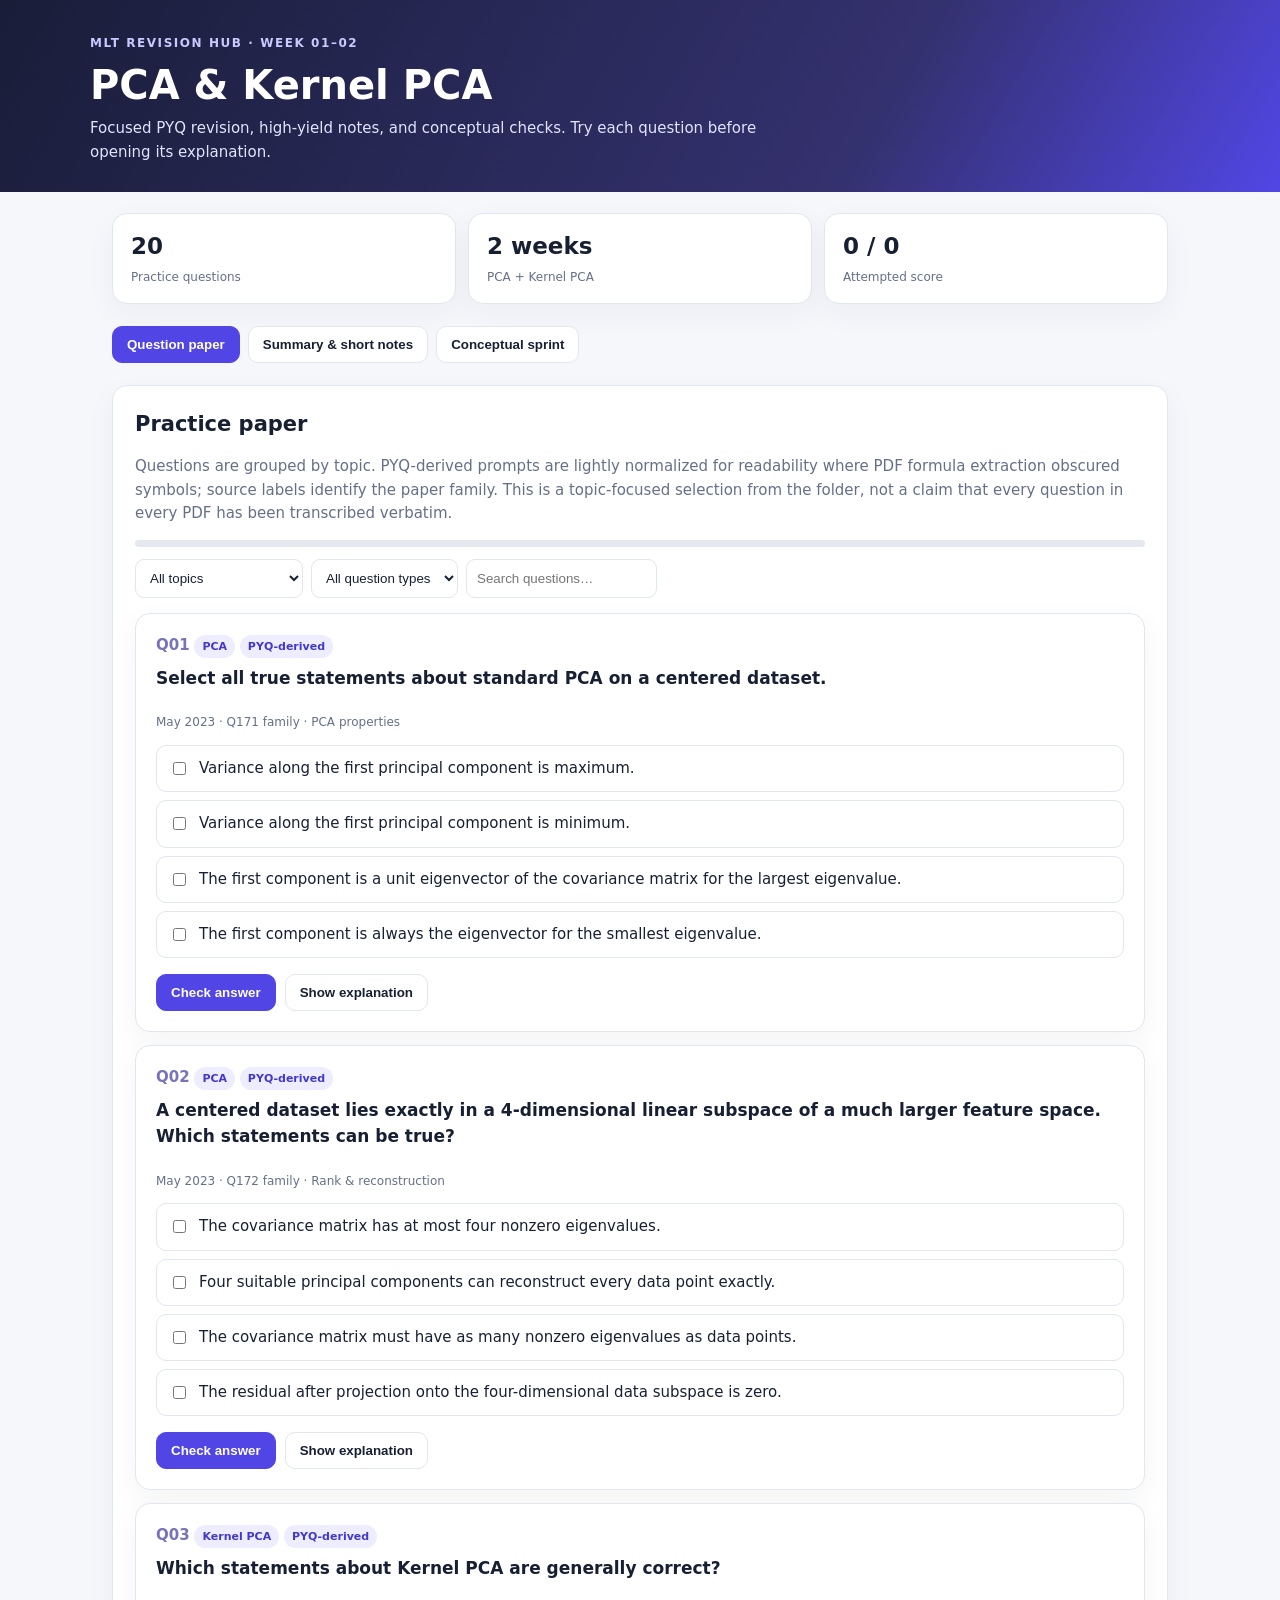
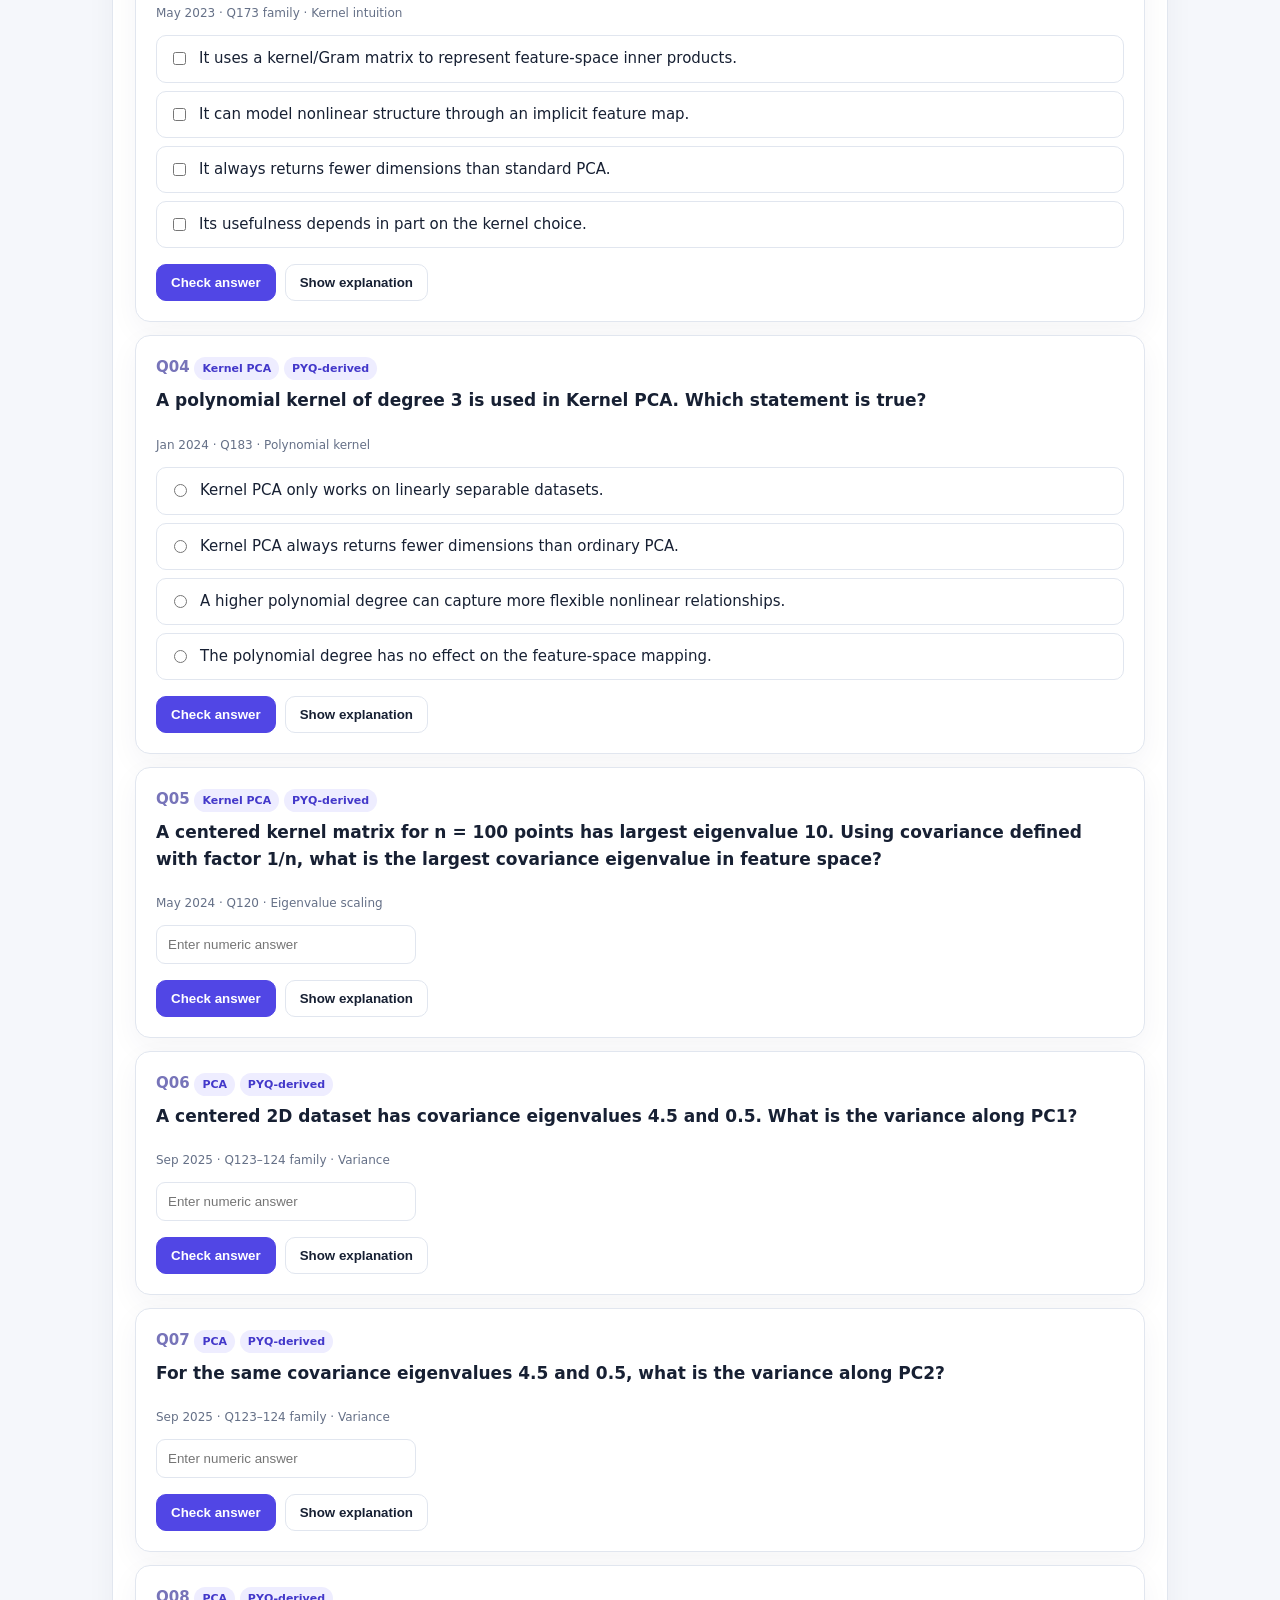
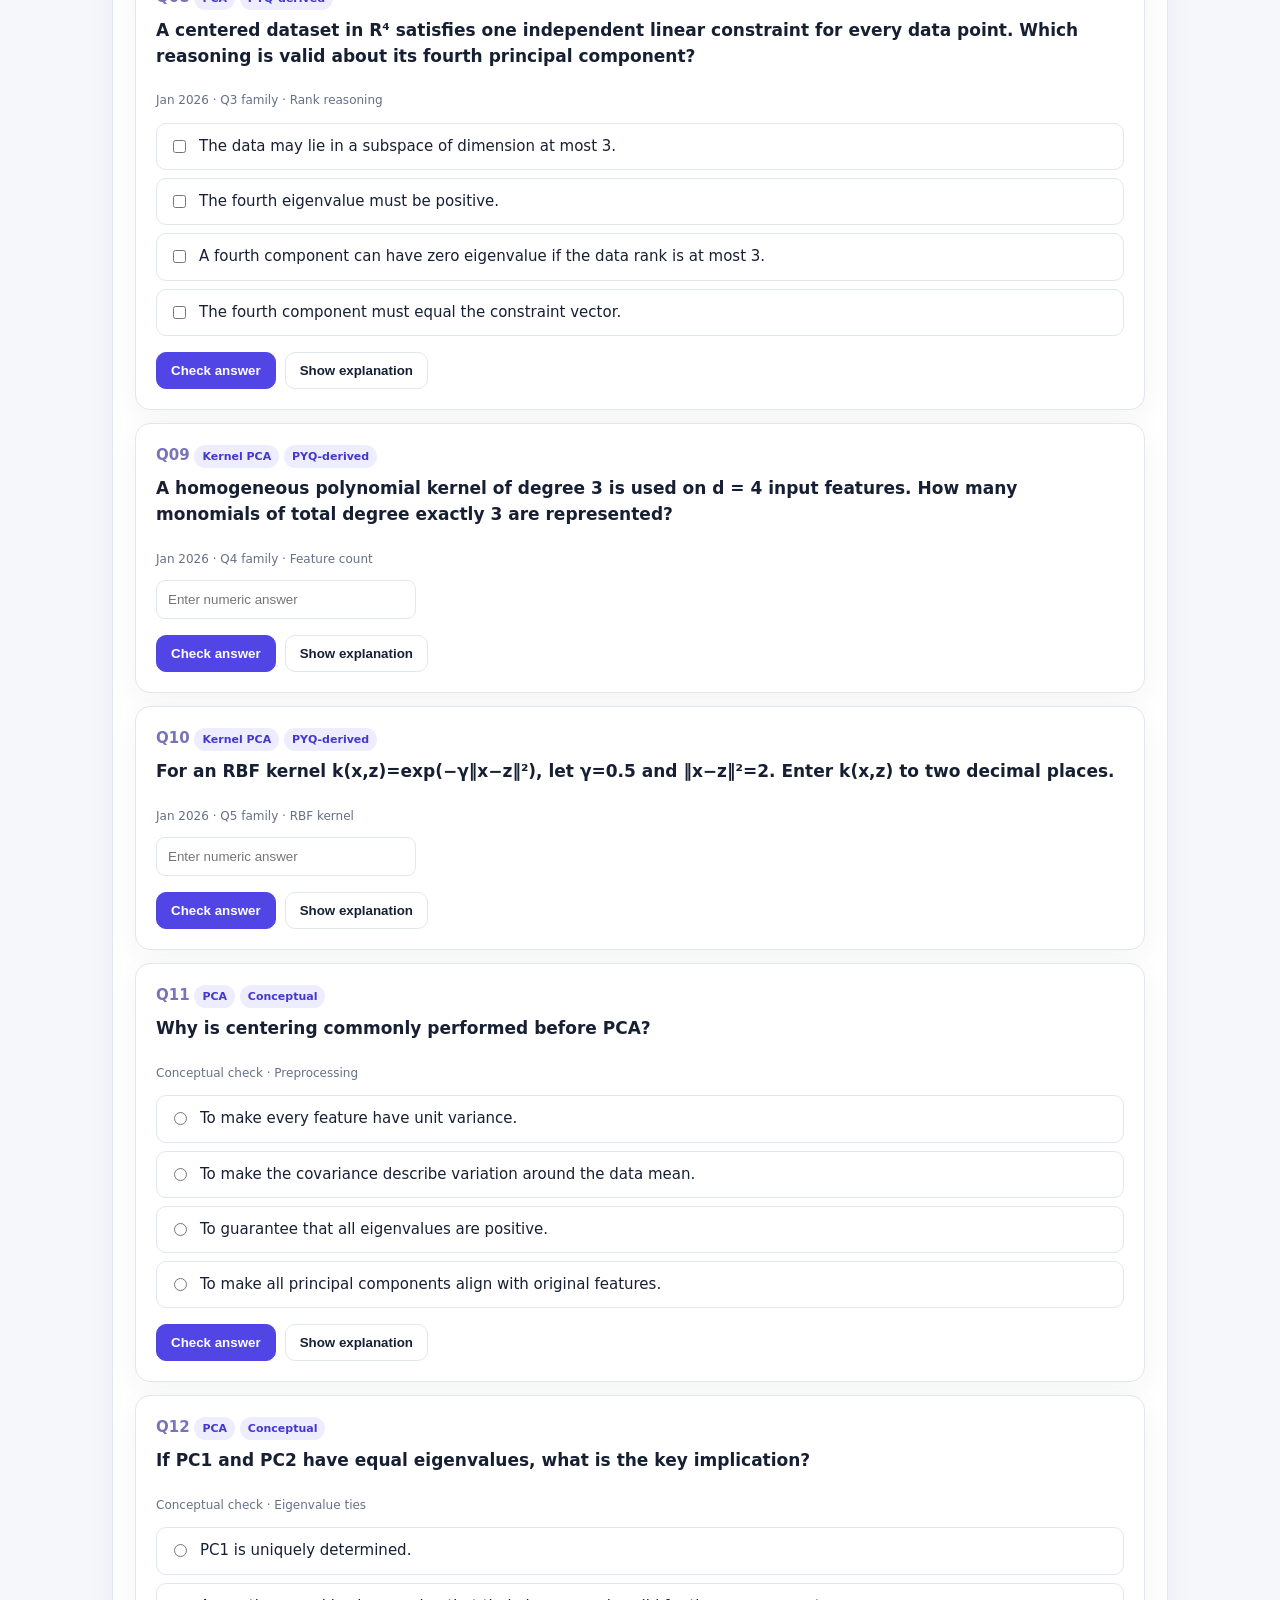
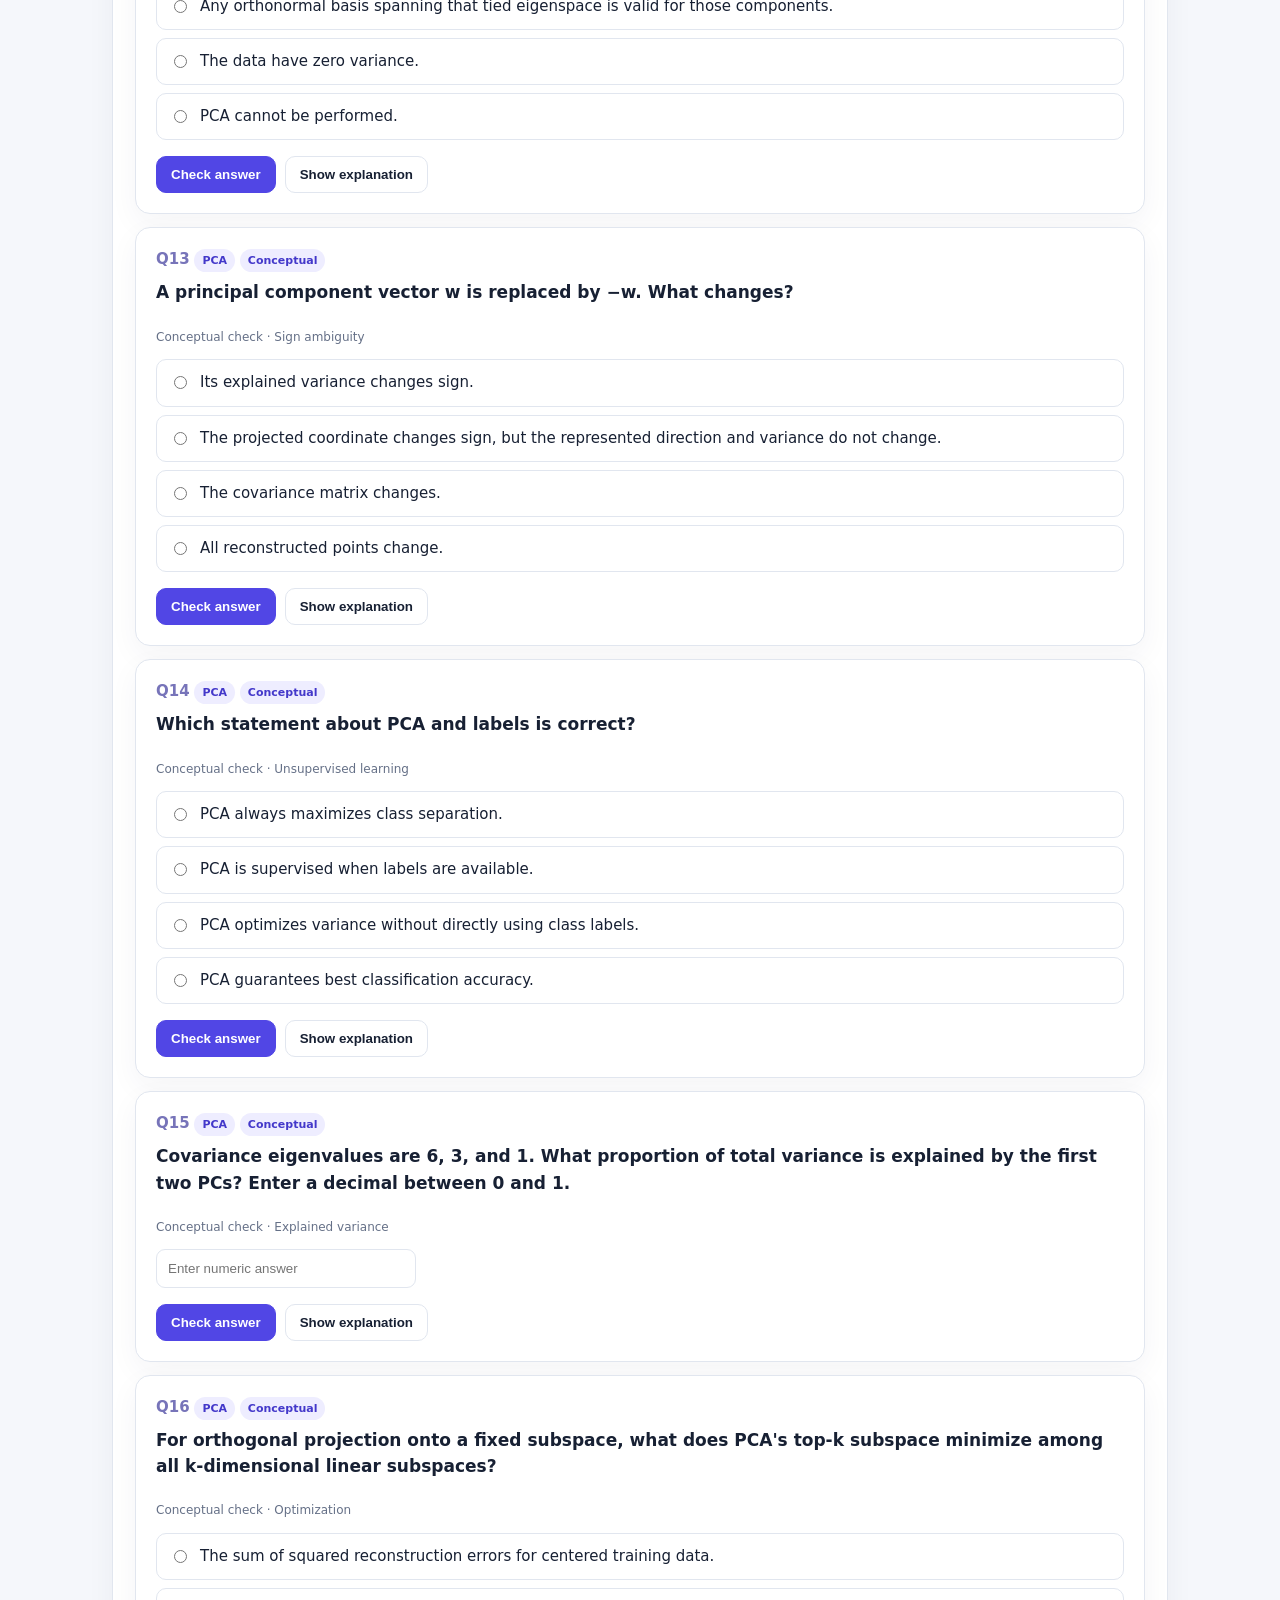
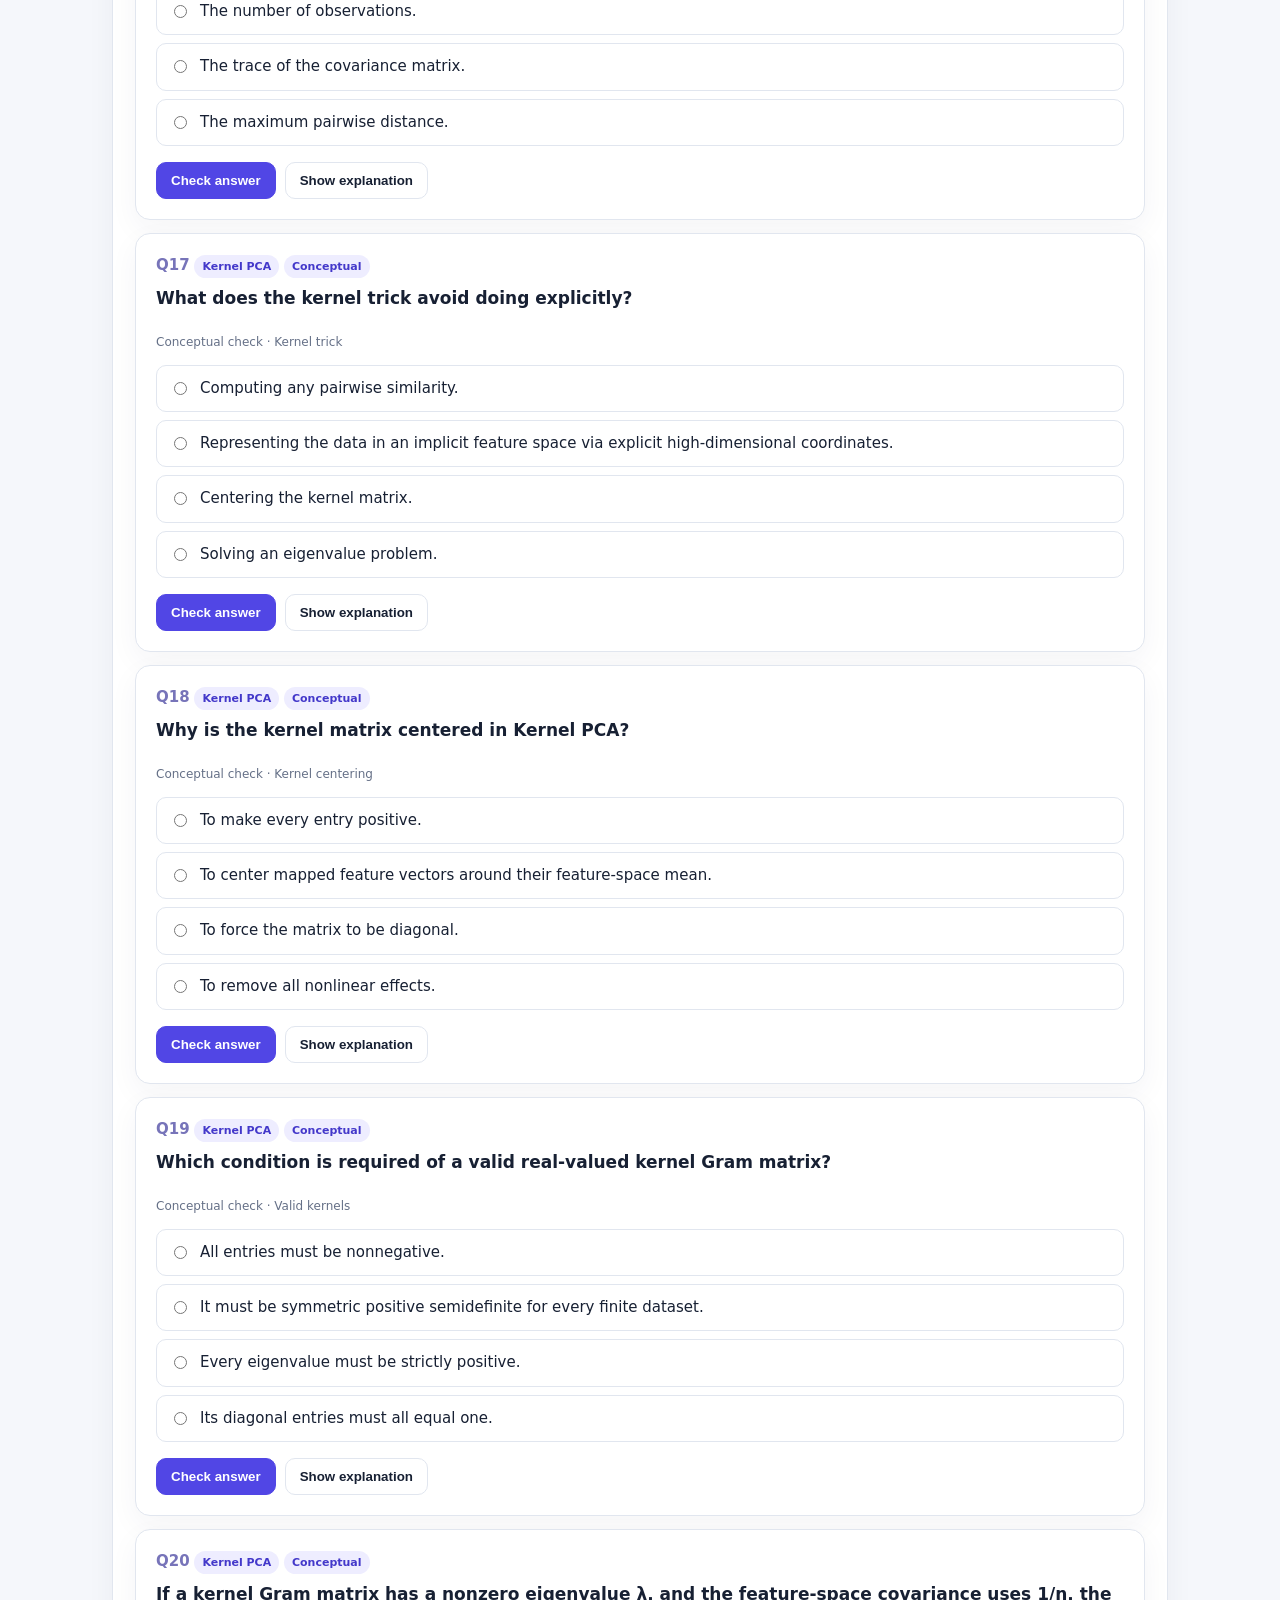
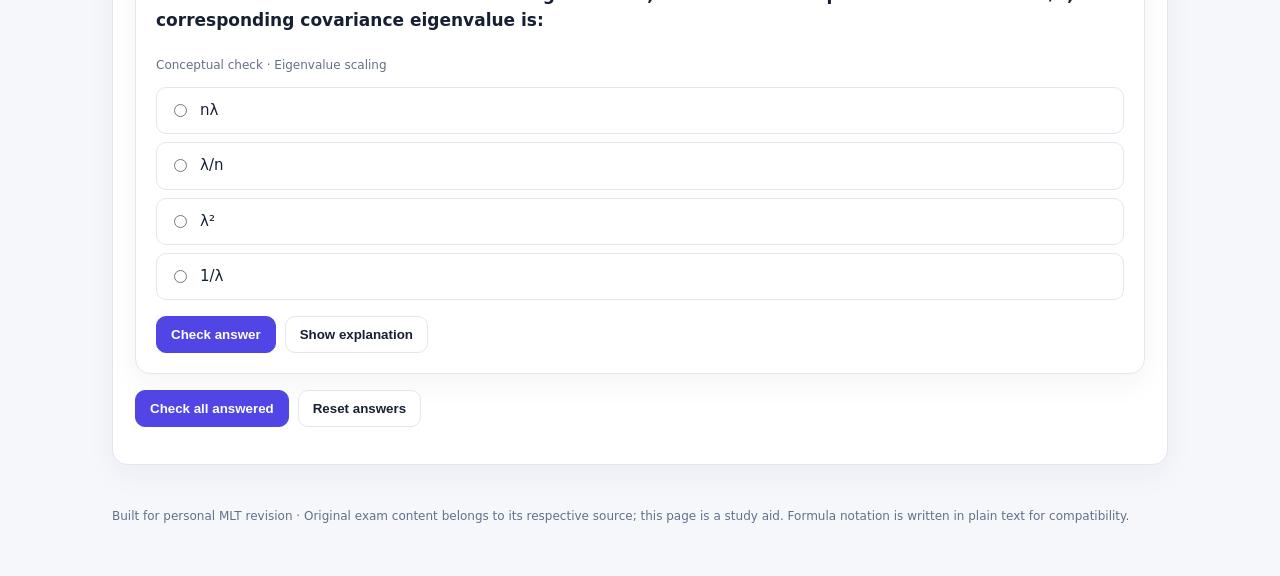
<file: questions/week1-pca-kernel-pca.html>
<!doctype html>
<html lang="en">
<head>
<meta charset="utf-8"><meta name="viewport" content="width=device-width,initial-scale=1">
<title>MLT Week 1–2 | PCA & Kernel PCA Revision</title>
<style>
:root{--bg:#f5f7fb;--panel:#fff;--ink:#172033;--muted:#657087;--line:#e1e6ef;--accent:#5146e5;--soft:#eeedff;--good:#147d54;--bad:#b93838;--shadow:0 10px 30px #26345b0c}*{box-sizing:border-box}body{margin:0;background:var(--bg);color:var(--ink);font:15px/1.55 Inter,ui-sans-serif,system-ui,-apple-system,Segoe UI,sans-serif}header{background:linear-gradient(120deg,#191d38,#34316f 68%,#5146e5);color:#fff;padding:34px max(22px,calc((100vw - 1100px)/2)) 28px}header .eyebrow{font-size:12px;letter-spacing:.13em;text-transform:uppercase;color:#c8c9ff;font-weight:800}h1{font-size:clamp(26px,4vw,40px);line-height:1.12;margin:10px 0}header p{color:#e1e4ff;max-width:720px;margin:0}.wrap{max-width:1100px;margin:auto;padding:22px}.stats{display:grid;grid-template-columns:repeat(3,1fr);gap:12px;margin-top:-1px}.stat,.panel,.qcard{background:var(--panel);border:1px solid var(--line);border-radius:15px;box-shadow:var(--shadow)}.stat{padding:15px 18px}.stat strong{display:block;font-size:23px}.stat span{color:var(--muted);font-size:12px}.tabs{display:flex;gap:8px;flex-wrap:wrap;margin:22px 0}.tabs button,.btn{border:1px solid var(--line);background:white;color:var(--ink);padding:10px 14px;border-radius:10px;font-weight:750;cursor:pointer}.tabs button.active,.btn.primary{background:var(--accent);border-color:var(--accent);color:white}.panel{padding:22px;margin:14px 0}.panel h2{margin:0 0 10px;font-size:21px}.panel h3{font-size:16px;margin:18px 0 6px}.muted{color:var(--muted)}.formula{font-family:ui-monospace,SFMono-Regular,Consolas,monospace;background:#f1f3fa;padding:10px 12px;border-radius:8px;overflow-wrap:anywhere}.notes-grid{display:grid;grid-template-columns:repeat(2,minmax(0,1fr));gap:12px}.note{border:1px solid var(--line);border-radius:12px;padding:15px}.note h3{margin:0 0 7px}.pill{display:inline-block;border-radius:99px;padding:3px 8px;background:var(--soft);color:#4338ca;font-size:11px;font-weight:800}.filters{display:flex;gap:8px;flex-wrap:wrap;margin-bottom:15px}.filters select,.filters input{border:1px solid var(--line);border-radius:9px;padding:10px;background:#fff;color:var(--ink)}.qcard{padding:20px;margin:13px 0}.qhead{display:flex;justify-content:space-between;gap:12px;align-items:flex-start}.qhead h3{margin:7px 0 10px;font-size:17px}.qnum{font-weight:850;color:#7774b9}.options{display:grid;gap:8px;margin:13px 0}.opt{display:flex;gap:10px;align-items:flex-start;border:1px solid var(--line);padding:11px 12px;border-radius:10px;cursor:pointer}.opt:hover{border-color:#aaa5f4}.opt input{margin-top:5px;accent-color:var(--accent)}.feedback{padding:12px;border-radius:10px;margin-top:12px;background:#f3f4f8}.feedback.good{background:#e9f8f0;color:var(--good)}.feedback.bad{background:#fff0f0;color:var(--bad)}.actions{display:flex;gap:9px;flex-wrap:wrap;margin-top:16px}.progress{height:7px;background:#e6e8f0;border-radius:99px;overflow:hidden;margin:12px 0}.progress div{height:100%;width:0;background:var(--accent);transition:width .2s}.hidden{display:none!important}details{border-top:1px solid var(--line);padding:12px 0}summary{font-weight:750;cursor:pointer}.small{font-size:12px}.score{font-weight:850;font-size:18px}.footer{padding:28px 0;color:var(--muted);font-size:12px}a{color:#4d46ce} @media(max-width:700px){.wrap{padding:14px}.stats{grid-template-columns:1fr 1fr}.notes-grid{grid-template-columns:1fr}.qhead{display:block}header{padding:26px 18px}}
</style>
</head>
<body>
<header><div class="eyebrow">MLT Revision Hub · Week 01–02</div><h1>PCA & Kernel PCA</h1><p>Focused PYQ revision, high-yield notes, and conceptual checks. Try each question before opening its explanation.</p></header>
<main class="wrap">
<div class="stats"><div class="stat"><strong id="totalCount">20</strong><span>Practice questions</span></div><div class="stat"><strong>2 weeks</strong><span>PCA + Kernel PCA</span></div><div class="stat"><strong id="scoreTop">0 / 0</strong><span>Attempted score</span></div></div>
<nav class="tabs" aria-label="Sections"><button class="active" data-tab="quiz">Question paper</button><button data-tab="notes">Summary & short notes</button><button data-tab="concepts">Conceptual sprint</button></nav>
<section id="quiz" class="tabpane">
<div class="panel"><h2>Practice paper</h2><p class="muted">Questions are grouped by topic. PYQ-derived prompts are lightly normalized for readability where PDF formula extraction obscured symbols; source labels identify the paper family. This is a topic-focused selection from the folder, not a claim that every question in every PDF has been transcribed verbatim.</p><div class="progress"><div id="progressBar"></div></div><div class="filters"><select id="topicFilter"><option value="all">All topics</option><option value="PCA">Week 1 · PCA</option><option value="Kernel PCA">Week 2 · Kernel PCA</option></select><select id="typeFilter"><option value="all">All question types</option><option value="pyq">PYQ-derived</option><option value="concept">Conceptual</option></select><input id="searchBox" placeholder="Search questions…" aria-label="Search questions"></div><div id="questionList"></div><div class="actions"><button class="btn primary" id="submitAll">Check all answered</button><button class="btn" id="resetQuiz">Reset answers</button></div><p id="overallFeedback" class="muted"></p></div>
</section>
<section id="notes" class="tabpane hidden">
<div class="panel"><h2>Week 1 — PCA: summary pointers</h2><div class="notes-grid">
<div class="note"><h3>What PCA optimizes</h3>Find orthogonal directions that maximize projected variance. The first component captures the most variance; each later component captures the most remaining variance subject to orthogonality.</div>
<div class="note"><h3>Covariance and eigenpairs</h3><div class="formula">C = (1/n) XᵀX  (centered rows-as-points X)</div>For a covariance eigenpair Cw = λw with unit w, variance along w is wᵀCw = λ. Sort eigenvalues descending.</div>
<div class="note"><h3>Projection & reconstruction</h3><div class="formula">z = Wₖᵀ(x − μ)<br>x̂ = μ + Wₖz</div>For centered data and orthonormal components, the residual is orthogonal to the retained subspace.</div>
<div class="note"><h3>Explained variance</h3><div class="formula">EVR(k) = (λ₁ + … + λₖ) / (λ₁ + … + λd)</div>Total variance equals the sum of covariance eigenvalues (the trace of C).</div>
<div class="note"><h3>Rank & exact reconstruction</h3>Number of nonzero covariance eigenvalues is at most min(d, n−1) for n centered samples in d dimensions. If data lie in an r-dimensional subspace, r suitable components suffice for zero reconstruction error.</div>
<div class="note"><h3>Common traps</h3>Eigenvector sign is arbitrary. Components are directions, not the projected coordinates. PCA is unsupervised and does not necessarily preserve class separation. Center before standard PCA; scaling features may matter.</div>
</div></div>
<div class="panel"><h2>Week 2 — Kernel PCA: short notes</h2><div class="notes-grid">
<div class="note"><h3>Kernel idea</h3>A kernel computes inner products in a feature space without explicitly constructing φ(x): k(x,z)=φ(x)ᵀφ(z). This can make nonlinear structure linearly accessible in feature space.</div>
<div class="note"><h3>Kernel matrix</h3><div class="formula">Kᵢⱼ = k(xᵢ,xⱼ)<br>Kc = HKH, H = I − (1/n)11ᵀ</div>Center the Gram matrix in feature space before Kernel PCA.</div>
<div class="note"><h3>Eigenvalue scaling</h3>For centered feature matrix Φ, Kc = ΦΦᵀ. Nonzero eigenvalues of ΦΦᵀ and ΦᵀΦ agree. If covariance uses 1/n, its eigenvalues are kernel-matrix eigenvalues divided by n.</div>
<div class="note"><h3>Common kernels</h3><div class="formula">Polynomial: (xᵀz + c)ᵖ<br>RBF: exp(−γ‖x−z‖²)</div>Higher polynomial degree increases flexibility but can also overfit or create numerical issues.</div>
<div class="note"><h3>Valid kernel checks</h3>A valid kernel produces a symmetric positive semidefinite Gram matrix for every finite dataset. Nonnegative sums and products of valid kernels remain valid under standard conditions.</div>
<div class="note"><h3>Kernel PCA vs PCA</h3>Standard PCA captures linear directions in input space; Kernel PCA captures directions in an implicit feature space. It is not guaranteed to outperform PCA or always reduce dimension. Out-of-sample projection needs kernel evaluations against training points.</div>
</div><p class="muted small">Reference: <a href="https://mlt.pulki.in/week1/week1.html" target="_blank" rel="noreferrer">MLT Week 1 FAQs — projection, reconstruction error, eigenvalues and explained variance</a>.</p></div>
</section>
<section id="concepts" class="tabpane hidden"><div class="panel"><h2>Conceptual sprint</h2><p class="muted">A short adaptive-style set to expose misconceptions. Filter to “Conceptual” in the question paper for these items, or answer the prompts below aloud before revealing the reasoning.</p><div id="sprintList"></div></div></section>
<div class="footer">Built for personal MLT revision · Original exam content belongs to its respective source; this page is a study aid. Formula notation is written in plain text for compatibility.</div>
</main>
<script>
const questions = [
{id:1,topic:"PCA",type:"pyq",source:"May 2023 · Q171 family",kind:"multi",q:"Select all true statements about standard PCA on a centered dataset.",opts:["Variance along the first principal component is maximum.","Variance along the first principal component is minimum.","The first component is a unit eigenvector of the covariance matrix for the largest eigenvalue.","The first component is always the eigenvector for the smallest eigenvalue."],ans:[0,2],why:"PCA orders covariance eigenvectors by descending eigenvalue. Projected variance along a unit eigenvector is its eigenvalue.",tag:"PCA properties"},
{id:2,topic:"PCA",type:"pyq",source:"May 2023 · Q172 family",kind:"multi",q:"A centered dataset lies exactly in a 4-dimensional linear subspace of a much larger feature space. Which statements can be true?",opts:["The covariance matrix has at most four nonzero eigenvalues.","Four suitable principal components can reconstruct every data point exactly.","The covariance matrix must have as many nonzero eigenvalues as data points.","The residual after projection onto the four-dimensional data subspace is zero."],ans:[0,1,3],why:"The covariance rank is bounded by the data subspace dimension. A basis for that subspace yields exact reconstruction.",tag:"Rank & reconstruction"},
{id:3,topic:"Kernel PCA",type:"pyq",source:"May 2023 · Q173 family",kind:"multi",q:"Which statements about Kernel PCA are generally correct?",opts:["It uses a kernel/Gram matrix to represent feature-space inner products.","It can model nonlinear structure through an implicit feature map.","It always returns fewer dimensions than standard PCA.","Its usefulness depends in part on the kernel choice."],ans:[0,1,3],why:"Kernel PCA works through the Gram matrix and an implicit feature map. Dimensionality reduction is a chosen truncation, not an automatic guarantee relative to ordinary PCA.",tag:"Kernel intuition"},
{id:4,topic:"Kernel PCA",type:"pyq",source:"Jan 2024 · Q183",kind:"single",q:"A polynomial kernel of degree 3 is used in Kernel PCA. Which statement is true?",opts:["Kernel PCA only works on linearly separable datasets.","Kernel PCA always returns fewer dimensions than ordinary PCA.","A higher polynomial degree can capture more flexible nonlinear relationships.","The polynomial degree has no effect on the feature-space mapping."],ans:[2],why:"Polynomial degree changes the feature map and its flexibility. Higher flexibility is not always better; it can increase overfitting.",tag:"Polynomial kernel"},
{id:5,topic:"Kernel PCA",type:"pyq",source:"May 2024 · Q120",kind:"number",q:"A centered kernel matrix for n = 100 points has largest eigenvalue 10. Using covariance defined with factor 1/n, what is the largest covariance eigenvalue in feature space?",ansNumber:0.1,tolerance:0.0001,why:"The nonzero eigenvalues of ΦΦᵀ and ΦᵀΦ match. Covariance is ΦᵀΦ/n, so 10/100 = 0.1.",tag:"Eigenvalue scaling"},
{id:6,topic:"PCA",type:"pyq",source:"Sep 2025 · Q123–124 family",kind:"number",q:"A centered 2D dataset has covariance eigenvalues 4.5 and 0.5. What is the variance along PC1?",ansNumber:4.5,tolerance:0.0001,why:"Variance along a unit covariance eigenvector equals its eigenvalue. PC1 corresponds to the largest eigenvalue.",tag:"Variance"},
{id:7,topic:"PCA",type:"pyq",source:"Sep 2025 · Q123–124 family",kind:"number",q:"For the same covariance eigenvalues 4.5 and 0.5, what is the variance along PC2?",ansNumber:0.5,tolerance:0.0001,why:"PC2 corresponds to the second-largest eigenvalue, 0.5.",tag:"Variance"},
{id:8,topic:"PCA",type:"pyq",source:"Jan 2026 · Q3 family",kind:"multi",q:"A centered dataset in R⁴ satisfies one independent linear constraint for every data point. Which reasoning is valid about its fourth principal component?",opts:["The data may lie in a subspace of dimension at most 3.","The fourth eigenvalue must be positive.","A fourth component can have zero eigenvalue if the data rank is at most 3.","The fourth component must equal the constraint vector."],ans:[0,2],why:"One independent linear constraint can reduce the span dimension to at most three. A fourth orthogonal direction may have zero variance; it need not equal the constraint vector.",tag:"Rank reasoning"},
{id:9,topic:"Kernel PCA",type:"pyq",source:"Jan 2026 · Q4 family",kind:"number",q:"A homogeneous polynomial kernel of degree 3 is used on d = 4 input features. How many monomials of total degree exactly 3 are represented?",ansNumber:20,tolerance:0,why:"For a homogeneous polynomial kernel, the count is C(d+p−1,p) = C(6,3) = 20. (An inhomogeneous kernel (xᵀz+c)^p includes lower-degree terms too.)",tag:"Feature count"},
{id:10,topic:"Kernel PCA",type:"pyq",source:"Jan 2026 · Q5 family",kind:"number",q:"For an RBF kernel k(x,z)=exp(−γ‖x−z‖²), let γ=0.5 and ‖x−z‖²=2. Enter k(x,z) to two decimal places.",ansNumber:0.37,tolerance:0.01,why:"k = exp(−0.5 × 2) = exp(−1) ≈ 0.3679, so 0.37.",tag:"RBF kernel"},
{id:11,topic:"PCA",type:"concept",source:"Conceptual check",kind:"single",q:"Why is centering commonly performed before PCA?",opts:["To make every feature have unit variance.","To make the covariance describe variation around the data mean.","To guarantee that all eigenvalues are positive.","To make all principal components align with original features."],ans:[1],why:"Centering shifts the origin to the sample mean so covariance captures variation around that mean. Standardization is a separate operation.",tag:"Preprocessing"},
{id:12,topic:"PCA",type:"concept",source:"Conceptual check",kind:"single",q:"If PC1 and PC2 have equal eigenvalues, what is the key implication?",opts:["PC1 is uniquely determined.","Any orthonormal basis spanning that tied eigenspace is valid for those components.","The data have zero variance.","PCA cannot be performed."],ans:[1],why:"Within an eigenspace with repeated eigenvalues, the individual basis directions are not unique, though the subspace is.",tag:"Eigenvalue ties"},
{id:13,topic:"PCA",type:"concept",source:"Conceptual check",kind:"single",q:"A principal component vector w is replaced by −w. What changes?",opts:["Its explained variance changes sign.","The projected coordinate changes sign, but the represented direction and variance do not change.","The covariance matrix changes.","All reconstructed points change."],ans:[1],why:"Eigenvectors are defined up to sign. Scores flip sign, while the axis and explained variance remain equivalent.",tag:"Sign ambiguity"},
{id:14,topic:"PCA",type:"concept",source:"Conceptual check",kind:"single",q:"Which statement about PCA and labels is correct?",opts:["PCA always maximizes class separation.","PCA is supervised when labels are available.","PCA optimizes variance without directly using class labels.","PCA guarantees best classification accuracy."],ans:[2],why:"Ordinary PCA is unsupervised. High variance directions need not be the most discriminative directions.",tag:"Unsupervised learning"},
{id:15,topic:"PCA",type:"concept",source:"Conceptual check",kind:"number",q:"Covariance eigenvalues are 6, 3, and 1. What proportion of total variance is explained by the first two PCs? Enter a decimal between 0 and 1.",ansNumber:0.9,tolerance:0.001,why:"(6+3)/(6+3+1)=9/10=0.9, or 90%.",tag:"Explained variance"},
{id:16,topic:"PCA",type:"concept",source:"Conceptual check",kind:"single",q:"For orthogonal projection onto a fixed subspace, what does PCA's top-k subspace minimize among all k-dimensional linear subspaces?",opts:["The sum of squared reconstruction errors for centered training data.","The number of observations.","The trace of the covariance matrix.","The maximum pairwise distance."],ans:[0],why:"The top-k principal subspace minimizes total squared reconstruction error and equivalently maximizes retained variance.",tag:"Optimization"},
{id:17,topic:"Kernel PCA",type:"concept",source:"Conceptual check",kind:"single",q:"What does the kernel trick avoid doing explicitly?",opts:["Computing any pairwise similarity.","Representing the data in an implicit feature space via explicit high-dimensional coordinates.","Centering the kernel matrix.","Solving an eigenvalue problem."],ans:[1],why:"The kernel gives feature-space inner products directly, avoiding explicit construction of φ(x).",tag:"Kernel trick"},
{id:18,topic:"Kernel PCA",type:"concept",source:"Conceptual check",kind:"single",q:"Why is the kernel matrix centered in Kernel PCA?",opts:["To make every entry positive.","To center mapped feature vectors around their feature-space mean.","To force the matrix to be diagonal.","To remove all nonlinear effects."],ans:[1],why:"Kc=HKH is the Gram matrix for centered feature-space representations.",tag:"Kernel centering"},
{id:19,topic:"Kernel PCA",type:"concept",source:"Conceptual check",kind:"single",q:"Which condition is required of a valid real-valued kernel Gram matrix?",opts:["All entries must be nonnegative.","It must be symmetric positive semidefinite for every finite dataset.","Every eigenvalue must be strictly positive.","Its diagonal entries must all equal one."],ans:[1],why:"Positive semidefinite Gram matrices characterize valid symmetric kernels. Individual entries may be negative, and zero eigenvalues are allowed.",tag:"Valid kernels"},
{id:20,topic:"Kernel PCA",type:"concept",source:"Conceptual check",kind:"single",q:"If a kernel Gram matrix has a nonzero eigenvalue λ, and the feature-space covariance uses 1/n, the corresponding covariance eigenvalue is:",opts:["nλ","λ/n","λ²","1/λ"],ans:[1],why:"The covariance scales the feature Gram operator by 1/n, so eigenvalues scale by the same factor.",tag:"Eigenvalue scaling"}
];
const state={answers:{},checked:{}};const $=id=>document.getElementById(id);
function esc(s){return String(s).replace(/[&<>"]/g,c=>({'&':'&amp;','<':'&lt;','>':'&gt;','"':'&quot;'}[c]));}
function isCorrect(q,val){if(q.kind==='number'){if(val===undefined||String(val).trim()==='')return false;return Math.abs(Number(val)-q.ansNumber)<=q.tolerance;}const a=(val||[]).map(Number).sort((a,b)=>a-b),b=q.ans.slice().sort((a,b)=>a-b);return a.length===b.length&&a.every((v,i)=>v===b[i]);}
function renderQuestion(q,i,compact=false){const val=state.answers[q.id];let controls='';if(q.kind==='number'){controls='<input class="numInput" data-id="'+q.id+'" type="number" step="any" placeholder="Enter numeric answer" value="'+esc(val??'')+'" style="padding:11px;border:1px solid var(--line);border-radius:9px;max-width:260px;width:100%">';}else{controls='<div class="options">'+q.opts.map((o,j)=>'<label class="opt"><input data-id="'+q.id+'" data-opt="'+j+'" type="'+(q.kind==='multi'?'checkbox':'radio')+'" name="q'+q.id+'" '+((val||[]).includes(j)?'checked':'')+'><span>'+esc(o)+'</span></label>').join('')+'</div>';}
const checked=state.checked[q.id];return '<article class="qcard" id="card'+q.id+'"><div class="qhead"><div><span class="qnum">Q'+String(i+1).padStart(2,'0')+'</span> <span class="pill">'+esc(q.topic)+'</span> <span class="pill">'+(q.type==='pyq'?'PYQ-derived':q.type==='concept'?'Conceptual':'Practice')+'</span><h3>'+esc(q.q)+'</h3></div></div><p class="muted small">'+esc(q.source)+' · '+esc(q.tag)+'</p>'+controls+'<div class="actions"><button class="btn primary checkOne" data-id="'+q.id+'">Check answer</button><button class="btn reveal" data-id="'+q.id+'">Show explanation</button></div><div class="feedback '+(checked?(isCorrect(q,val)?'good':'bad'):'')+' '+(checked?'':'hidden')+'" id="fb'+q.id+'">'+(checked?((isCorrect(q,val)?'Correct. ':'Not quite. ')+esc(q.why)):'')+'</div></article>';}
function render(){const topic=$('topicFilter').value,type=$('typeFilter').value,search=$('searchBox').value.toLowerCase();const filtered=questions.filter(q=>(topic==='all'||q.topic===topic)&&(type==='all'||(type==='pyq'?q.type==='pyq':q.type!=='pyq'))&&(q.q+' '+q.source+' '+q.tag).toLowerCase().includes(search));$('questionList').innerHTML=filtered.length?filtered.map((q,i)=>renderQuestion(q,i)).join(''):'<div class="panel muted">No questions match these filters.</div>';const sprint=questions.filter(q=>q.type==='concept');$('sprintList').innerHTML=sprint.map((q,i)=>'<details><summary>'+esc(q.q)+'</summary><p>'+esc(q.why)+'</p><span class="pill">'+esc(q.tag)+'</span></details>').join('');updateStats();}
function updateStats(){const attempted=questions.filter(q=>state.checked[q.id]);const correct=attempted.filter(q=>isCorrect(q,state.answers[q.id])).length;$('scoreTop').textContent=correct+' / '+attempted.length;$('progressBar').style.width=(attempted.length/questions.length*100)+'%';$('totalCount').textContent=questions.length;}
function check(q){state.checked[q.id]=true;const fb=$('fb'+q.id);if(!fb)return;const ok=isCorrect(q,state.answers[q.id]);fb.className='feedback '+(ok?'good':'bad');fb.textContent=(ok?'Correct. ':'Not quite. ')+q.why;updateStats();}
document.addEventListener('change',e=>{const id=Number(e.target.dataset.id);if(!id)return;const q=questions.find(x=>x.id===id);if(q.kind==='number')state.answers[id]=e.target.value;else if(q.kind==='multi'){const selected=[...document.querySelectorAll('input[data-id="'+id+'"][data-opt]:checked')].map(x=>Number(x.dataset.opt));state.answers[id]=selected;}else{state.answers[id]=[Number(e.target.dataset.opt)];}});
document.addEventListener('click',e=>{const checkBtn=e.target.closest('.checkOne');if(checkBtn){check(questions.find(q=>q.id===Number(checkBtn.dataset.id)));return;}const rev=e.target.closest('.reveal');if(rev){const q=questions.find(q=>q.id===Number(rev.dataset.id));const fb=$('fb'+q.id);fb.className='feedback';fb.textContent='Explanation: '+q.why;return;}});
$('topicFilter').addEventListener('change',render);$('typeFilter').addEventListener('change',render);$('searchBox').addEventListener('input',render);
$('submitAll').addEventListener('click',()=>{let n=0;questions.forEach(q=>{if(state.answers[q.id]!==undefined&&((q.kind==='number'&&String(state.answers[q.id]).trim()!=='')||(q.kind!=='number'&&state.answers[q.id].length))){state.checked[q.id]=true;n++;}});render();$('overallFeedback').textContent='Checked '+n+' answered question(s). Score: '+state.scoreTopFallback;});
Object.defineProperty(state,'scoreTopFallback',{get(){return $('scoreTop').textContent;}});
$('resetQuiz').addEventListener('click',()=>{state.answers={};state.checked={};render();$('overallFeedback').textContent='Answers and score reset.';});
document.querySelectorAll('[data-tab]').forEach(btn=>btn.addEventListener('click',()=>{document.querySelectorAll('[data-tab]').forEach(b=>b.classList.toggle('active',b===btn));document.querySelectorAll('.tabpane').forEach(p=>p.classList.toggle('hidden',p.id!==btn.dataset.tab));}));
render();
</script>
</body></html>
</file>
